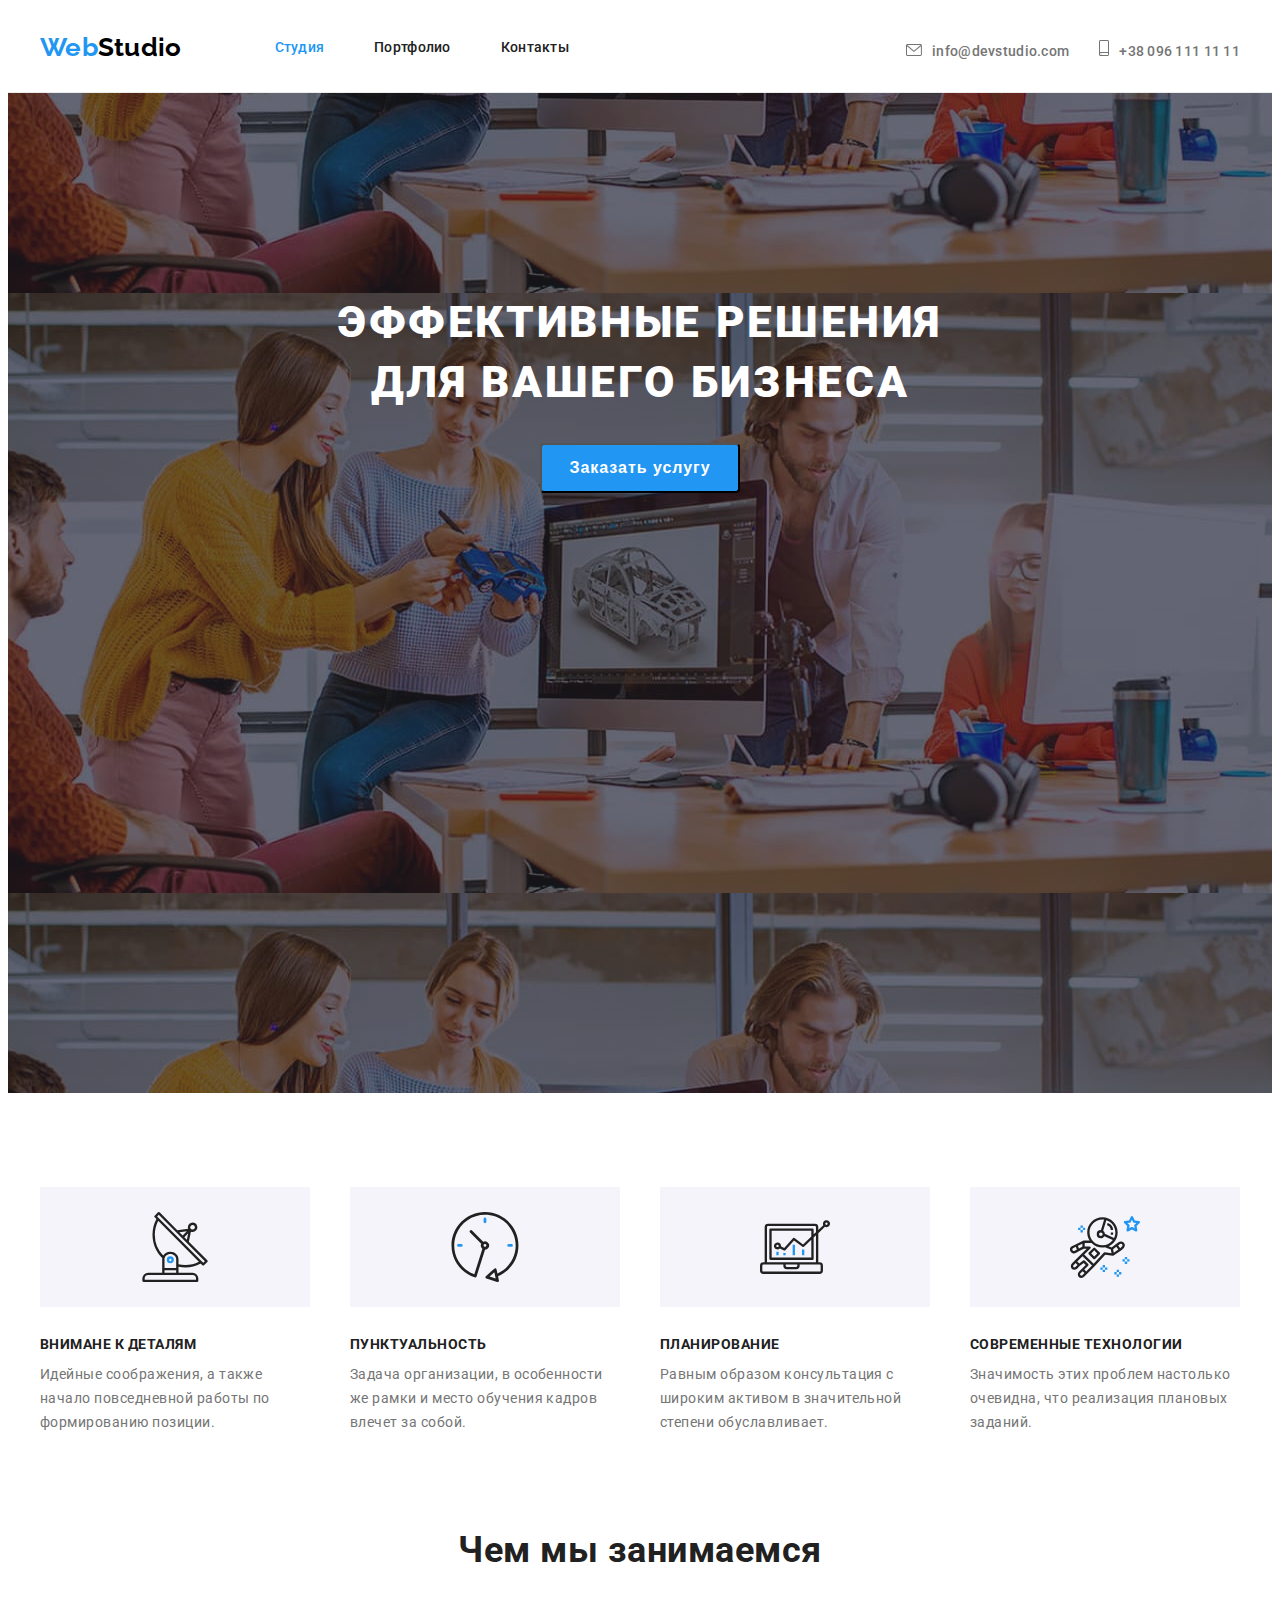
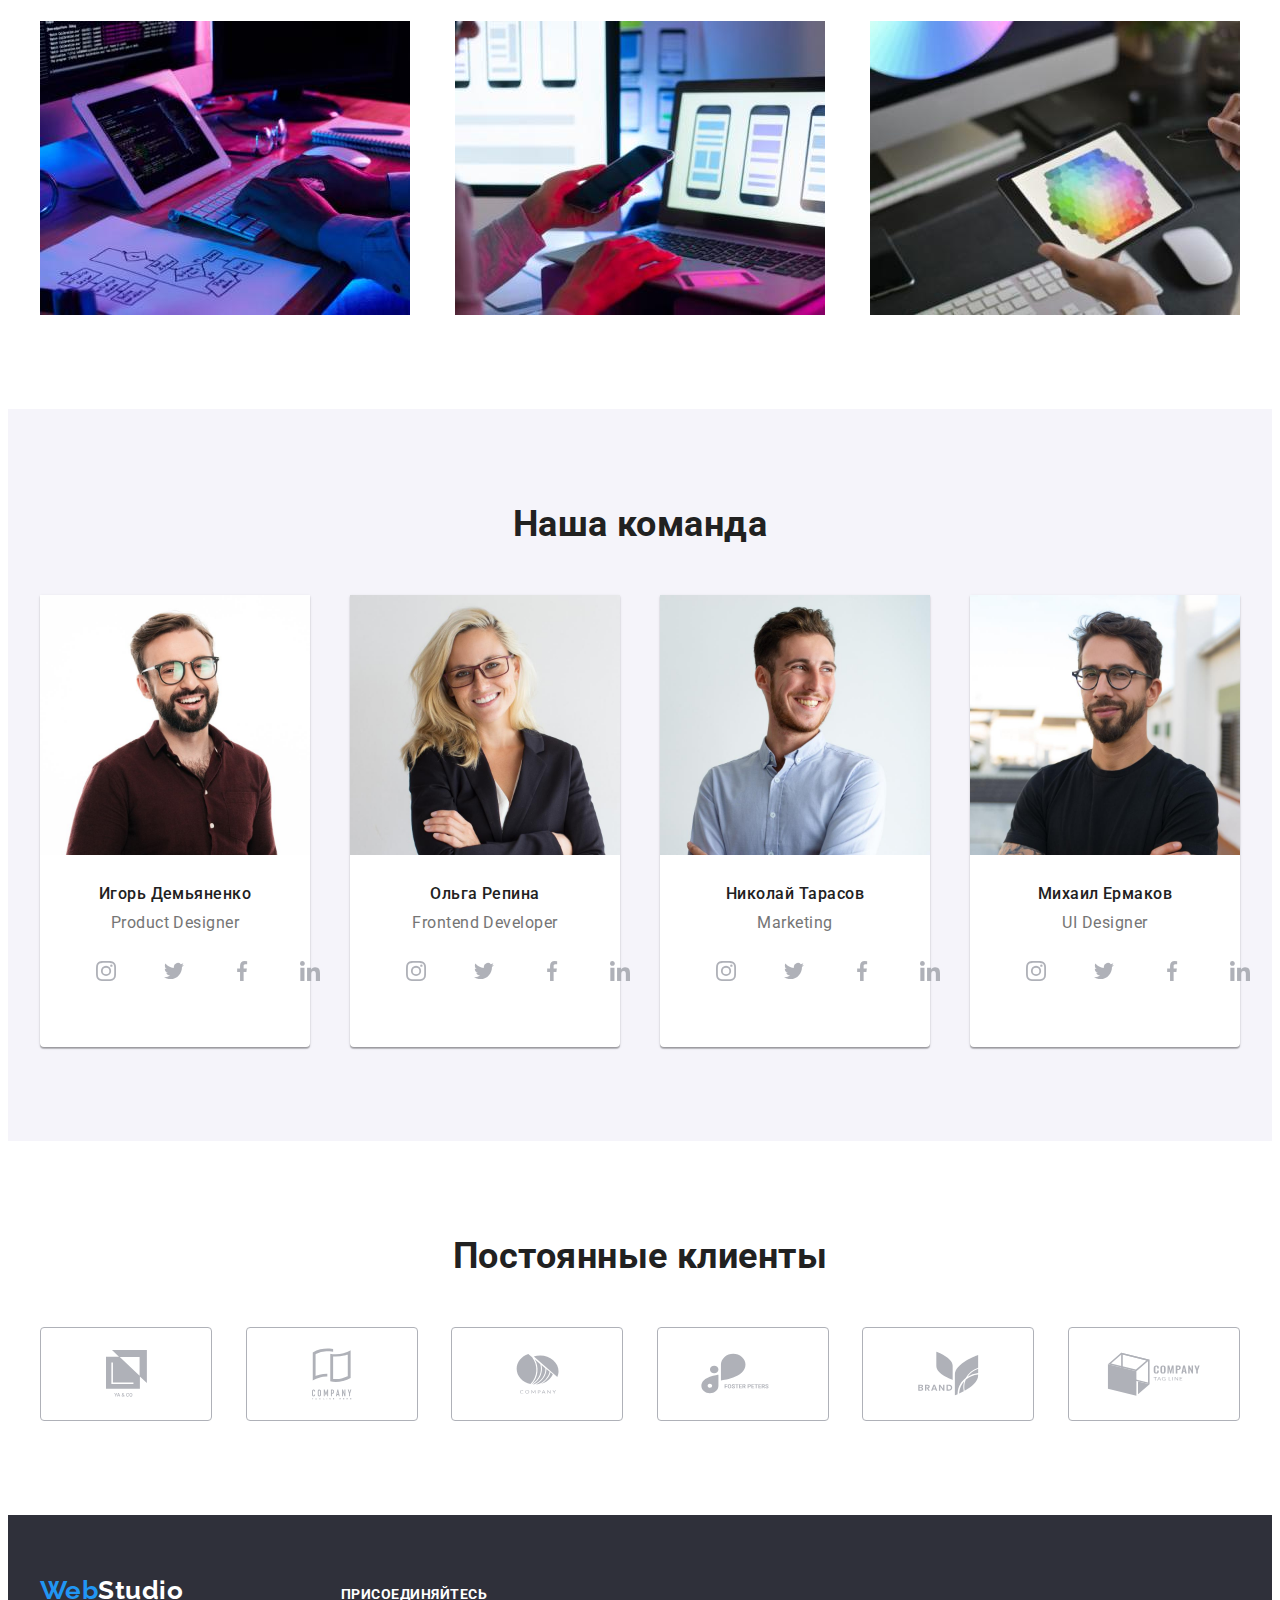
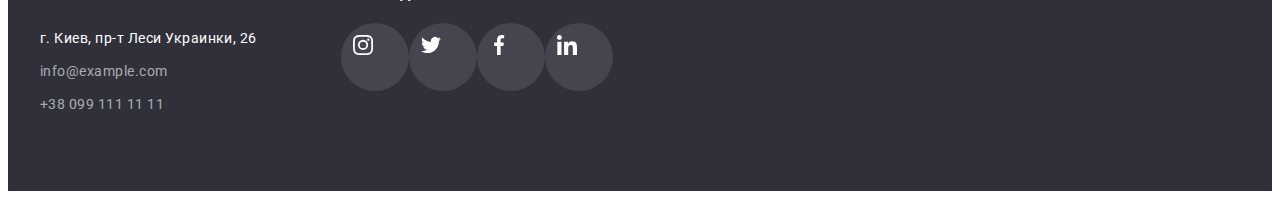
<file: index.html>
<!DOCTYPE html>
<html lang="ru">
<head>
    <meta charset="UTF-8">
    <meta http-equiv="X-UA-Compatible" content="IE=edge">
    <meta name="viewport" content="width=device-width, initial-scale=1.0">
    <title>Студия</title>
    <link href="https://fonts.googleapis.com/css2?family=Raleway:wght@700&family=Roboto:wght@400;500;700;900&display=swap"
        rel="stylesheet">
    <link rel="stylesheet" href="https://cdnjs.cloudflare.com/ajax/libs/modern-normalize/1.1.0/modern-normalize.min.css" integrity="sha512-wpPYUAdjBVSE4KJnH1VR1HeZfpl1ub8YT/NKx4PuQ5NmX2tKuGu6U/JRp5y+Y8XG2tV+wKQpNHVUX03MfMFn9Q==" crossorigin="anonymous" referrerpolicy="no-referrer" />
    <link rel="stylesheet" href="./css/styles.css">
</head>
<body>
        <!--Шапка-->
    <header class="header">
        <div class="container">
            <div class="box">
                <div class="logo-pad-mr">
                    <a href="./index.html" class="logo">Web<span class="second-logo">Studio</span></a>
                </div>
                                
                <nav>
                    <ul class="site-nav">
                        <li class="nav-item"><a href="" class="link current">Студия</a></li>
                        <li class="nav-item"><a href="./portfolio.html" class="link">Портфолио</a></li>
                        <li class="nav-item"><a href="" class="link">Контакты</a></li>
                    </ul>
                </nav>
                
                <ul class="contacts">
                    <li class="contacts-item"><a href="mailto:info@devstudio.com" class="link"><svg class="contact-icons" width="16" height="12">
                            <use href="./images/sprite.svg#icon-mail"></use>
                        </svg>info@devstudio.com</a></li>
                    <li class="contacts-item"><a href="tel:+38 096 111 11 11" class="link"><svg class="contact-icons" width="10" height="16">
                            <use href="./images/sprite.svg#icon-smartphone"></use>
                        </svg>+38 096 111 11 11</a></li>    
                </ul>
            </div>
        </div>
    </header> 
<!--Фон-->
    <main>
        <section class="hero">
            <div class="container">
                <h1 class="hero-title">ЭФФЕКТИВНЫЕ РЕШЕНИЯ ДЛЯ ВАШЕГО БИЗНЕСА</h1>
                <button type="button" class="button">Заказать услугу</button>
            </div>
        </section>
        <!--Описание-->
        <section class="section">
            <div class="container">
                    <ul class="description">
                        <li class="description-items">
                            <div class="bg-description-icons">
                                <svg width="70" height="70">
                                    <use href="./images/sprite.svg#icon-antenna"></use>
                                </svg>
                            </div>
                            <h3 class="title">ВНИМАНЕ К ДЕТАЛЯМ</h3>
                            <p>
                                Идейные соображения, а также начало повседневной работы по формированию позиции.
                            </p>
                        </li>
                        <li class="description-items">
                            <div class="bg-description-icons">
                                <svg width="70" height="70">
                                    <use href="./images/sprite.svg#icon-clock"></use>
                                </svg>
                            </div>
                            <h3 class="title">ПУНКТУАЛЬНОСТЬ</h3>
                            <p>
                                Задача организации, в особенности же рамки и место обучения кадров влечет за собой.</p>
                        </li>
                        <li class="description-items">
                            <div class="bg-description-icons">
                                <svg width="70" height="70">
                                    <use href="./images/sprite.svg#icon-diagram"></use>
                                </svg>
                            </div>
                            <h3 class="title">ПЛАНИРОВАНИЕ</h3>
                            <p>
                                Равным образом консультация с широким активом в значительной степени обуславливает.
                            </p>
                        </li>
                        <li class="description-items">
                            <div class="bg-description-icons">
                                <svg width="70" height="70">
                                    <use href="./images/sprite.svg#icon-astronaut"></use>
                                </svg>
                            </div>
                            <h3 class="title">СОВРЕМЕННЫЕ ТЕХНОЛОГИИ</h3>
                            <p>
                                Значимость этих проблем настолько очевидна, что реализация плановых заданий.
                            </p>
                        </li>
                    </ul>
                </div>
        </section>
        <!--Чем мы занимаемся-->
        <section class="works">
           <div class="container">
                    <h2 class="works-title">Чем мы занимаемся</h2>
                    <ul class="our-works">
                        <li class="works-item">
                            <a href="">
                                <img src="./images/box 1.jpg" alt="разработка по" width="370" />
                            </a>
                        </li>
                        <li class="works-item">
                            <a href="">
                                <img src="./images/box 2.jpg" alt="оформление меню телефона" width="370" />
                            </a>
                        </li>
                        <li class="works-item">
                            <a href="">
                                <img src="./images/box 3.jpg" alt="подбор цветовой гаммы" width="370" />
                            </a>
                        </li>
                    </ul>
            </div>
        </section>
        <!--Наша команда-->
        <section class="team section">
            <div class="container">
                    <h2 class="team-title">Наша команда</h2>
                    <ul class="peoples">
                        <li class="card">
                            <img src="./images/our team/igor demyanenko.jpg" alt="игорь демьяненко" width="270" />
                            <h3 class="peoples-title">Игорь Демьяненко</h3>
                            <p class="profession">Product Designer</p>
                            <ul class="social-networks">
                                    <li>
                                        <a href="" class="social-link"><svg  width="20" height="20">
                                            <use href="./images/sprite.svg#icon-instagram"></use></svg></a>
                                    </li>
                                    <li>
                                        <a href="" class="social-link"><svg  width="20" height="20">
                                            <use href="./images/sprite.svg#icon-twitter"></use>
                                        </svg></a>
                                    </li>
                                    <li>
                                        <a href="" class="social-link"><svg  width="20" height="20">
                                            <use href="./images/sprite.svg#icon-facebook"></use>
                                        </svg></a>
                                    </li>
                                    <li>
                                        <a href="" class="social-link"><svg  width="20" height="20">
                                            <use href="./images/sprite.svg#icon-linkedin"></use>
                                        </svg></a>
                                    </li>    
                            </ul>
                        </li>
                        <li class="card">
                            <img src="./images/our team/olga repina.jpg" alt="ольга репина" width="270" />
                                <h3 class="peoples-title">Ольга Репина</h3>
                                <p class="profession">Frontend Developer</p>
                                <ul class="social-networks">
                                    <li>
                                        <a href="" class="social-link"><svg width="20" height="20">
                                                <use href="./images/sprite.svg#icon-instagram"></use>
                                            </svg></a>
                                    </li>
                                    <li>
                                        <a href="" class="social-link"><svg width="20" height="20">
                                                <use href="./images/sprite.svg#icon-twitter"></use>
                                            </svg></a>
                                    </li>
                                    <li>
                                        <a href="" class="social-link"><svg width="20" height="20">
                                                <use href="./images/sprite.svg#icon-facebook"></use>
                                            </svg></a>
                                    </li>
                                    <li>
                                        <a href="" class="social-link"><svg width="20" height="20">
                                                <use href="./images/sprite.svg#icon-linkedin"></use>
                                            </svg></a>
                                    </li>
                                </ul>
                        </li>
                        <li class="card">
                            <img src="./images/our team/nikolay tarasov.jpg" alt="николай тарасов" width="270" />
                            
                                <h3 class="peoples-title">Николай Тарасов</h3>
                                <p class="profession">Marketing</p>
                                <ul class="social-networks">
                                    <li>
                                        <a href="" class="social-link"><svg width="20" height="20">
                                                <use href="./images/sprite.svg#icon-instagram"></use>
                                            </svg></a>
                                    </li>
                                    <li>
                                        <a href="" class="social-link"><svg width="20" height="20">
                                                <use href="./images/sprite.svg#icon-twitter"></use>
                                            </svg></a>
                                    </li>
                                    <li>
                                        <a href="" class="social-link"><svg width="20" height="20">
                                                <use href="./images/sprite.svg#icon-facebook"></use>
                                            </svg></a>
                                    </li>
                                    <li>
                                        <a href="" class="social-link"><svg width="20" height="20">
                                                <use href="./images/sprite.svg#icon-linkedin"></use>
                                            </svg></a>
                                    </li>
                                </ul>
                            
                        </li>
                        <li class="card">
                            <img src="./images/our team/mikhail yermakov.jpg" alt="михаил ермаков" width="270" />
                                <h3 class="peoples-title">Михаил Ермаков</h3>
                                <p class="profession">UI Designer</p>
                                <ul class="social-networks">
                                    <li>
                                        <a href="" class="social-link"><svg width="20" height="20">
                                                <use href="./images/sprite.svg#icon-instagram"></use>
                                            </svg></a>
                                    </li>
                                    <li>
                                        <a href="" class="social-link"><svg width="20" height="20">
                                                <use href="./images/sprite.svg#icon-twitter"></use>
                                            </svg></a>
                                    </li>
                                    <li>
                                        <a href="" class="social-link"><svg width="20" height="20">
                                                <use href="./images/sprite.svg#icon-facebook"></use>
                                            </svg></a>
                                    </li>
                                    <li>
                                        <a href="" class="social-link"><svg width="20" height="20">
                                                <use href="./images/sprite.svg#icon-linkedin"></use>
                                            </svg></a>
                                    </li>
                                </ul>
                            
                        </li>
                    </ul>    
            </div>
        </section>
        <!--Постоянные клиенты-->
        <section class="section">
            <div class="container">
                <h2 class="company-title">Постоянные клиенты</h2>
                <ul class="company-list">
                    <li>
                        <a href="" class="company-link"><svg  width="41" height="47"><use href="./images/sprite.svg#icon-Union"></use></svg>
                        </a>
                    </li>
                    <li>
                        <a href="" class="company-link"><svg width="40" height="52">
                                <use href="./images/sprite.svg#icon-tagline-here"></use>
                            </svg>
                        </a>
                    </li>
                    <li>
                        <a href="" class="company-link"><svg width="43" height="41">
                                <use href="./images/sprite.svg#icon-company"></use>
                            </svg>
                        </a>
                    </li>
                    <li>
                        <a href="" class="company-link"><svg width="84" height="41">
                                <use href="./images/sprite.svg#icon-foster-peters"></use>
                            </svg>
                        </a>
                    </li>
                    <li>
                        <a href="" class="company-link"><svg width="63" height="45">
                                <use href="./images/sprite.svg#icon-brand"></use>
                            </svg>
                        </a>
                    </li>
                    <li>
                        <a href="" class="company-link"><svg width="94" height="44">
                                <use href="./images/sprite.svg#icon-tag-line"></use>
                            </svg>
                        </a>
                    </li>
                </ul>
            </div>
        </section>
    </main>

<!--Футер-->
    <footer class="footer">
        <div class="container">
            <div class="footer-flex">
                <div>
                    <div class="logo-dn">
                        <a href="./index.html" class="logo">Web<span class="second-bottom-logo">Studio</span></a>
                    </div>
                    <address class="address">
                        <ul>
                            <li class="address-dn"><a href="г. Киев, пр-т Леси Украинки, 26" class="link">г. Киев, пр-т Леси Украинки,
                                    26</br></a></li>
                            <li class="address-dn"><a href="mailto:info@devstudio.com" class="link-contacts">info@example.com</br></a>
                            </li>
                            <li class="address-dn"><a href="tel:+38 096 111 11 11" class="link-contacts">+38 099 111 11 11</a></li>
                        </ul>
                    </address>
                </div>
                <div class="join">
                    <h3 class="join-title">ПРИСОЕДИНЯЙТЕСЬ</h3>
                    <ul class="social-networks-footer">
                        <li>
                            <a href="" class="social-link-footer"><svg width="20" height="20">
                                    <use href="./images/sprite.svg#icon-instagram"></use>
                                </svg></a>
                        </li>
                        <li>
                            <a href="" class="social-link-footer"><svg width="20" height="20">
                                    <use href="./images/sprite.svg#icon-twitter"></use>
                                </svg></a>
                        </li>
                        <li>
                            <a href="" class="social-link-footer"><svg  width="20" height="20">
                                    <use href="./images/sprite.svg#icon-facebook"></use>
                                </svg></a>
                        </li>
                        <li>
                            <a href="" class="social-link-footer"><svg  width="20" height="20">
                                    <use href="./images/sprite.svg#icon-linkedin"></use>
                                </svg></a>
                        </li>
                    </ul>
                </div>
            </div>
        </div>
    </footer>
</body>
</html>
</file>
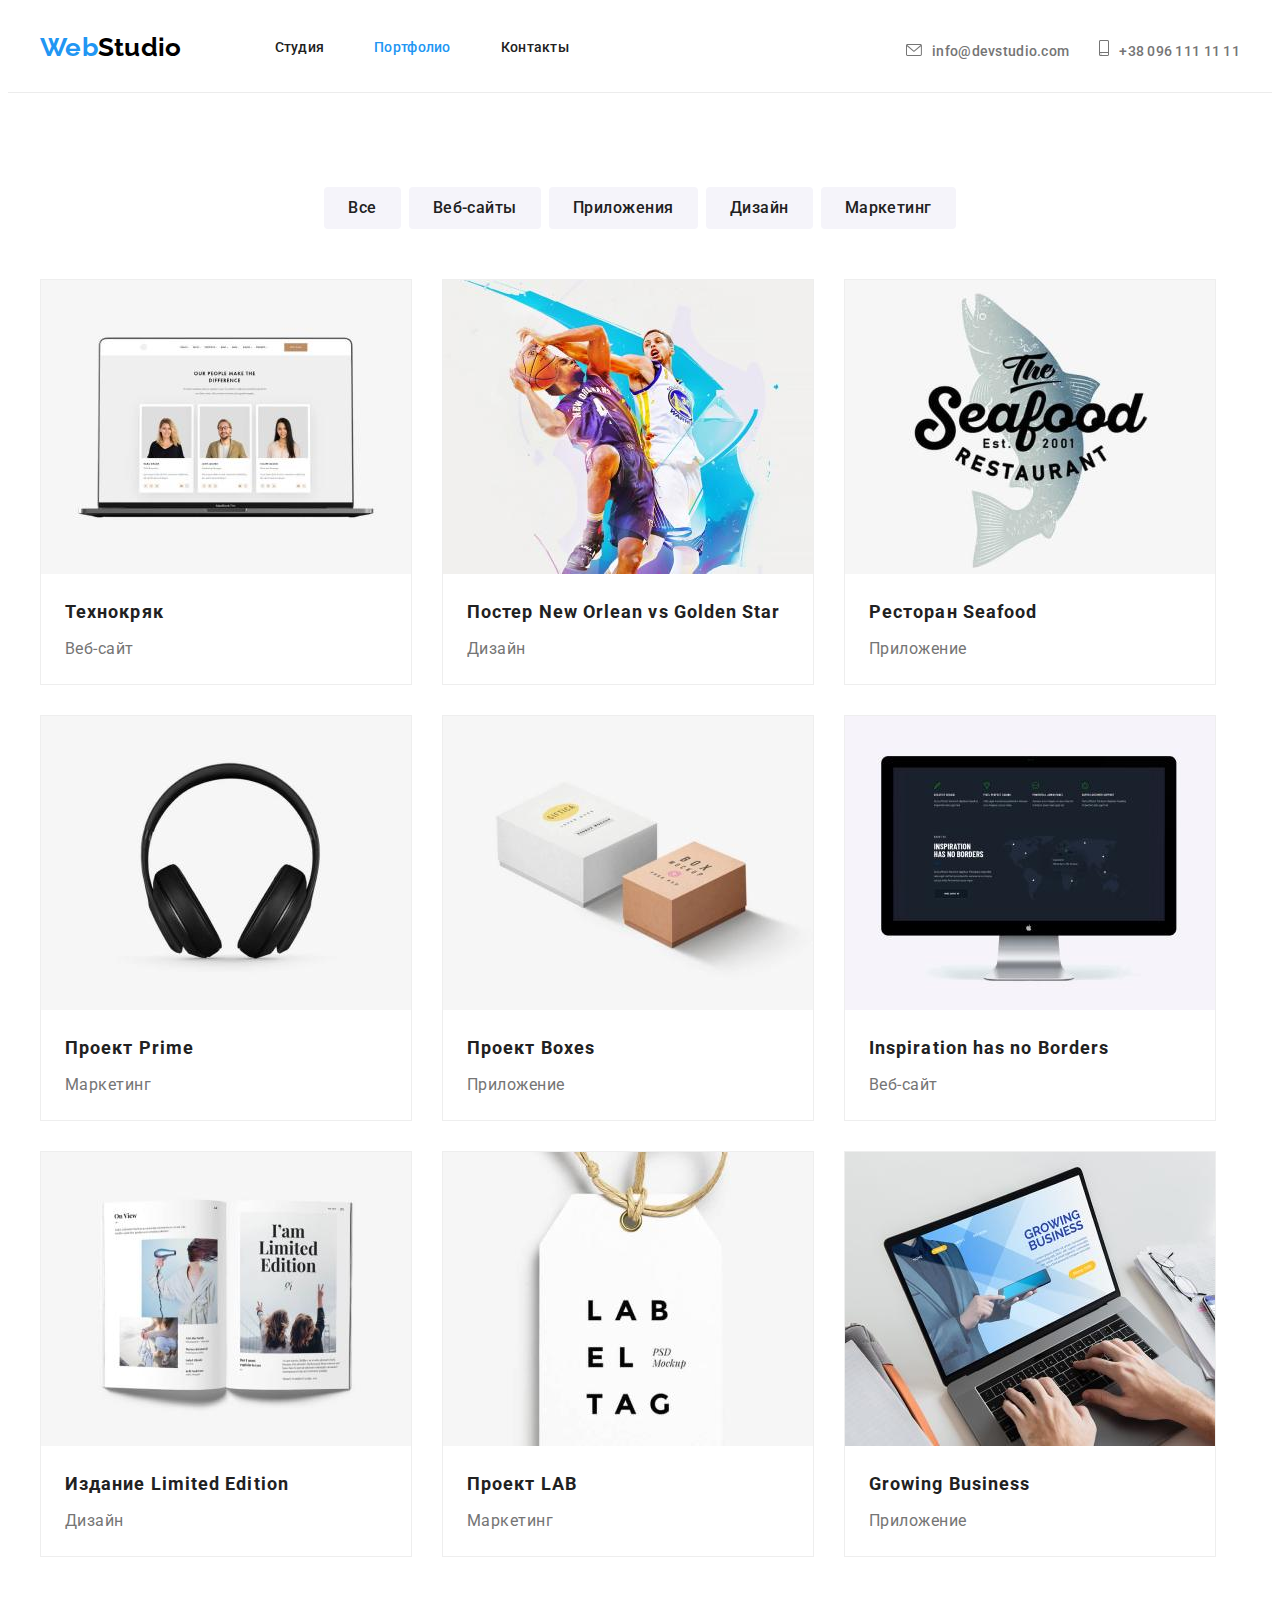
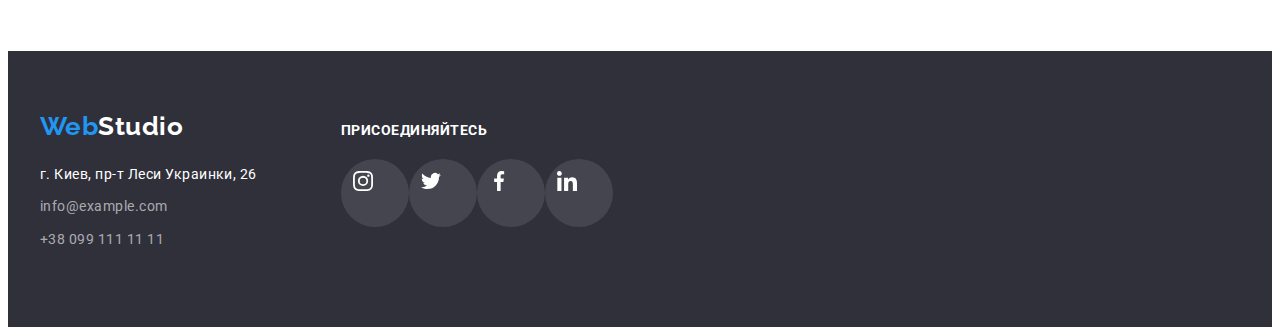
<file: portfolio.html>
<!DOCTYPE html>
<html lang="ru">
<head>
    <meta charset="UTF-8">
    <meta http-equiv="X-UA-Compatible" content="IE=edge">
    <meta name="viewport" content="width=device-width, initial-scale=1.0">
    <title>Портфолио</title>
    <link href="https://fonts.googleapis.com/css2?family=Raleway:wght@700&family=Roboto:wght@400;500;700;900&display=swap"
        rel="stylesheet">
    <link rel="stylesheet" href="https://cdnjs.cloudflare.com/ajax/libs/modern-normalize/1.1.0/modern-normalize.min.css"
        integrity="sha512-wpPYUAdjBVSE4KJnH1VR1HeZfpl1ub8YT/NKx4PuQ5NmX2tKuGu6U/JRp5y+Y8XG2tV+wKQpNHVUX03MfMFn9Q=="
        crossorigin="anonymous" referrerpolicy="no-referrer" />
    <link rel="stylesheet" href="css/styles.css">
    </head>
<body>
    <!--Шапка-->
    <header class="header">
        <div class="container">
            <div class="box">

                <div class="logo-pad-mr">
                    <a href="./index.html" class="logo">Web<span class="second-logo">Studio</span></a>
                </div>

                <nav>
                    <ul class="site-nav">
                        <li class="nav-item"><a href="./index.html" class="link">Студия</a></li>
                        <li class="nav-item"><a href="./portfolio.html" class="link current">Портфолио</a></li>
                        <li class="nav-item"><a href="" class="link">Контакты</a></li>
                    </ul>
                </nav>
            
                <ul class="contacts">
                    <li class="contacts-item"><a href="mailto:info@devstudio.com" class="link"><svg class="contact-icons" width="16"
                                height="12">
                                <use href="./images/sprite.svg#icon-mail"></use>
                            </svg>info@devstudio.com</a></li>
                    <li class="contacts-item"><a href="tel:+38 096 111 11 11" class="link"><svg class="contact-icons" width="10"
                                height="16">
                                <use href="./images/sprite.svg#icon-smartphone"></use>
                            </svg>+38 096 111 11 11</a></li>
                </ul>
            </div>
        </div>
    </header>
    <!--наши проекты-->
    <main>
        <section class="section">
            <div class="container">
                    <h1 class="conditional-title">Наши проекты</h1>
                    <!--фильтр-->
                    <ul class="filter">
                        <li class="filter-item"><button type="button" class="portfolio-button">Все</button>
                        <li class="filter-item"><button type="button" class="portfolio-button">Веб-сайты</button>
                        <li class="filter-item"><button type="button" class="portfolio-button">Приложения</button>
                        <li class="filter-item"><button type="button" class="portfolio-button">Дизайн</button>
                        <li class="filter-item"><button type="button" class="portfolio-button">Маркетинг</button>
                    </ul>
                    <!--меню-->
                    <ul class="content-card">
                        <li class="services">
                            <a>
                                <img src="./images/portfolio/Technokryak.jpg" alt="" width="">
                                <div class="services-content">
                                    <h2 class="services-title">Технокряк</h2>
                                    <p>Веб-сайт</p>
                                </div>
                            </a>
                        </li>
                        <li class="services">
                            <a>
                                <img src="./images/portfolio/New Orlean vs Golden Star poster.jpg" alt="" width="">
                                <div class="services-content">
                                    <h2 class="services-title">Постер New Orlean vs Golden Star</h2>
                                    <p>Дизайн</p>
                                </div>
                            </a>
                        </li>

                        <li class="services">
                            <a>
                                <img src="./images/portfolio/Seafood Restaurant.jpg" alt="" width="">
                                <div class="services-content">
                                    <h2 class="services-title">Ресторан Seafood</h2>
                                    <p>Приложение</p>
                                </div>
                            </a>
                        </li>
                        <li class="services">
                            <a>
                                <img src="./images/portfolio/Prime Project.jpg" alt="" width="">
                               <div class="services-content">
                                    <h2 class="services-title">Проект Prime</h2>
                                    <p>Маркетинг</p>
                               </div>
                            </a>
                        </li>
                        <li class="services">
                            <a>
                                <img src="./images/portfolio/Boxes project.jpg" alt="" width="">
                                <div class="services-content">
                                    <h2 class="services-title">Проект Boxes</h2>
                                    <p>Приложение</p>
                                </div>
                            </a>
                        </li>
                        <li class="services">
                            <a>
                                <img src="./images/portfolio/Inspiration has no Borders.jpg" alt="" width="">
                                <div class="services-content">
                                    <h2 class="services-title">Inspiration has no Borders</h2>
                                    <p>Веб-сайт</p>
                                </div>
                            </a>
                        </li>
                        <li class="services">
                            <a>
                                <img src="./images/portfolio/Limited Edition.jpg" alt="" width="">
                                <div class="services-content">
                                    <h2 class="services-title">Издание Limited Edition</h2>
                                    <p>Дизайн</p>
                                </div>
                            </a>
                        </li>
                        <li class="services">
                            <a>
                                <img src="./images/portfolio/LAB project.jpg" alt="" width="">
                                <div class="services-content">
                                    <h2 class="services-title">Проект LAB</h2>
                                    <p>Маркетинг</p>
                                </div>
                            </a>
                        </li>
                        <li class="services">
                            <a>
                                <img src="./images/portfolio/Growing Business.jpg" alt="" width="">
                                <div class="services-content">
                                    <h2 class="services-title">Growing Business</h2>
                                    <p>Приложение</p>
                                </div>
                            </a>
                        </li>
                    </ul>
            </div>
        </section>
    </main>
 <!--Футер-->  
    <footer class="footer">
        <div class="container">
                <div class="footer-flex">
                    <div>
                        <div class="logo-dn">
                            <a href="./index.html" class="logo">Web<span class="second-bottom-logo">Studio</span></a>
                        </div>
                        <address class="address">
                            <ul>
                                <li class="address-dn"><a href="г. Киев, пр-т Леси Украинки, 26" class="link">г. Киев, пр-т Леси
                                        Украинки,
                                        26</br></a></li>
                                <li class="address-dn"><a href="mailto:info@devstudio.com"
                                        class="link-contacts">info@example.com</br></a>
                                </li>
                                <li class="address-dn"><a href="tel:+38 096 111 11 11" class="link-contacts">+38 099 111 11 11</a></li>
                            </ul>
                        </address>
                    </div>
                    <div class="join">
                        <h3 class="join-title">ПРИСОЕДИНЯЙТЕСЬ</h3>
                        <ul class="social-networks-footer">
                            <li>
                                <a href="" class="social-link-footer"><svg width="20" height="20">
                                        <use href="./images/sprite.svg#icon-instagram"></use>
                                    </svg></a>
                            </li>
                            <li>
                                <a href="" class="social-link-footer"><svg width="20" height="20">
                                        <use href="./images/sprite.svg#icon-twitter"></use>
                                    </svg></a>
                            </li>
                            <li>
                                <a href="" class="social-link-footer"><svg width="20" height="20">
                                        <use href="./images/sprite.svg#icon-facebook"></use>
                                    </svg></a>
                            </li>
                            <li>
                                <a href="" class="social-link-footer"><svg width="20" height="20">
                                        <use href="./images/sprite.svg#icon-linkedin"></use>
                                    </svg></a>
                            </li>
                        </ul>
                    </div>
                </div>
        </div>
    </footer>
</body>
</html>
</file>
<file: css/styles.css>
:root {
  --primary-text-color: #757575;
  --second-text-coor: #212121;
  --accent-hover-color: #2196f3;
  --primery-white-color: #ffffff;
}

/* скидає відступи */

h1,
h2,
h3,
h4,
h5,
h6,
p,
ul {
  margin: 0;
}

/* прибирає крапки з лівого боку
 прибирає лівий падінг від браузера*/

ul {
  list-style: none;
  padding-inline-start: 0;
}

/* container */

.container {
  align-items: center;
  padding: 0 15px;
  width: 1200px;
  margin: 0 auto;
  /* outline: 2px solid olivedrab; */
}

body {
  background-color: var(--primery-white-color);
  color: var(--primary-text-color);
  font-family: Roboto, sans-serif;
  letter-spacing: 0.03em;
}

/* хедер */

.header {
  background-color: #2F303A;
  margin-left: auto;
  margin-right: auto;
  background-color: var(--primery-white-color);
  border-bottom: 1px solid #ECECEC;
  font-weight: 500;
  font-size: 14px;
  line-height: 1.14;
  letter-spacing: 0.02em;
}

.box {
  display: flex;
}

.logo-pad-mr{
margin-right: 93px;
padding-top: 24px;
padding-bottom: 25px;
}

.logo {
  color: var(--accent-hover-color);
  font-family: Raleway, sans-serif;
  font-weight: bold;
  font-size: 26px;
  line-height: 1.2;
  text-decoration: none;
}

.second-logo {
  color: #000000;
}

/* site-nav */

.site-nav {
  display: flex;
 }

.nav-item{
  padding: 32px 0;
}

.nav-item:not(:last-child) {
  margin-right: 50px;
}

.site-nav .link {
  color: var(--second-text-coor);
  font-weight: 500;
  font-size: 14px;
  line-height: 1.14;
  letter-spacing: 0.02em;
  text-decoration: none;
}
.site-nav .link:hover,
.site-nav .link:focus {
  color: var(--accent-hover-color);
}

.site-nav .link.current {
  color: var(--accent-hover-color);
}

/* contacts */



.contacts {
  display: flex;
  align-items: baseline;
  margin-left: auto;
}

.contacts-item{
padding: 32px 0;
}

.contacts-item:not(:last-child) {
  margin-right: 30px;
}

.contacts .link {
  color: var(--primary-text-color);
  fill: #757575;
  font-weight: 500;
  font-size: 14px;
  line-height: 1.14;
  letter-spacing: 0.02em;
  text-decoration: none;
}

.contacts-item .link:hover,
.contacts-item .link:focus {
  color: var(--accent-hover-color);
}

.contacts-item .link:hover,
.contacts-item .link:focus{
fill: var(--accent-hover-color);
}

.contact-icons {
  margin-right: 10px;
}

/* hero */

.hero {
  background-color: #2F303A;
  padding: 200px 0;
  background-image: linear-gradient(rgba(47, 48, 58, 0.4),rgba(47, 48, 58, 0.4)), url(../images/hero.jpg);
  max-width: 1600px;
  height: 600px;
  margin-left: auto;
  margin-right: auto;
  background-position: center;
}

.hero-title {
  display: block;
  margin-left: auto;
  margin-right: auto;
  width: 696px;
  color: var(--primery-white-color);
  font-weight: 900;
  font-size: 44px;
  line-height: 1.36;
  text-align: center;
  letter-spacing: 0.06em;
}

/* button */

.button {
  margin-top: 30px;
  display: block;
  margin-left: auto;
  margin-right: auto;
  width: 200px;
  height: 50px;
  border-radius: 4px;
  cursor: pointer;
  color: var(--primery-white-color);
  background-color: var(--accent-hover-color);
  font-weight: bold;
  font-size: 16px;
  line-height: 1.87;
  letter-spacing: 0.06em;
}

/* section */

.section {
  margin-left: auto;
  margin-right: auto;
  background-color: var(--primery-white-color);
  padding: 94px 0;
}


/* description */

.description {
  display: flex;
  justify-content: space-between;
  color: var(--primary-text-color);
  font-size: 14px;
  line-height: 1.71;
}

.description-items {
  width: 270px;
}

.bg-description-icons{
  display: flex;
  justify-content: center;
  align-items: center;
  background-color: #F5F4FA;
  height: 120px;
  margin-bottom: 30px; 
}


.description .title {
  margin-bottom: 10px;
  color: var(--second-text-coor);
  font-weight: bold;
  font-size: 14px;
  line-height: 1.14;
}

/* чем мы занимаемся */

.works{
  padding-bottom: 94px;
}

.works-title {
  display: block;
  margin-bottom: 50px;
  color: var(--second-text-coor);
  font-weight: bold;
  font-size: 36px;
  line-height: 1.17;
  text-align: center;
}

.our-works {
  justify-content: space-between;
  display: flex;
  padding: 0;
}
.works-item {
  width: 370px;
  display: block;
  margin: 0;
}

img {
  display: block;
  max-width: 100%;
}

/* Our team */

.team {
  color: var(--primary-text-color);
  background-color: #f5f4fa;
  font-size: 16px;
  line-height: 1.18;
}

.team-title {
  display: block;
  text-align: center;
  margin-bottom: 50px;
  color: var(--second-text-coor);
  font-weight: 700;
  font-size: 36px;
  line-height: 1.17;
}

.peoples {
  display: flex;
  justify-content: space-between;
  padding: 0;
}

.card {
  width: 270px;
  text-align: center;
  background-color: var(--primery-white-color);
  padding-bottom: 30px;
  border-radius: 0px 0px 4px 4px;
  box-shadow: 0px 1px 3px rgba(0, 0, 0, 0.12),
  0px 1px 1px rgba(0, 0, 0, 0.14),
  0px 2px 1px rgba(0, 0, 0, 0.2);
  /* outline: 2px solid blue; */
}


.peoples-title {
  color: var(--second-text-coor);
  margin-top: 30px;
  font-weight: 500;
  font-size: 16px;
  line-height: 1.18;
  text-align: center;
}
.profession{
  margin-top: 10px;
}

.social-networks {
/* outline: 2px solid blue;  */
display: flex;
margin-top: 16px;
margin-right: auto;
margin-left: auto;
justify-content: space-between;
width: 206px;
}

.social-link {
  border-radius: 50%;
  padding: 12px;
  display: block;
  width: 44px;
  height: 44px;
  /* outline: 2px solid red; */
  fill: #AFB1B8;
}

.social-link:hover,
.social-link:focus {
  background-color: var(--accent-hover-color);
  fill: var(--primery-white-color);
}

/* постоянные клиенты */

.company-title{
  font-weight: bold;
  font-size: 36px;
  line-height: 1.17;
  text-align: center;
  color: var(--second-text-coor);
  margin-bottom: 50px;
}

.company-list{
  display: flex;
  justify-content: space-between;
 }

.company-link{
  display: flex;
  justify-content: center;
  align-items: center;
  width: 170px;
  height: 92px;
  fill: #AFB1B8;
  border: 1px solid #AFB1B8;
  border-radius: 4px;
}

.company-link:hover,
.company-link:focus{
  fill: var(--accent-hover-color);
  border: 1px solid var(--accent-hover-color);
}

/* footer */

.footer {
  background-color: #2F303A;
  margin-left: auto;
  margin-right: auto;
  padding: 60px 0;
  font-size: 14px;
  line-height: 1.71;
}

.footer-flex{
  display: flex;
}

.logo-dn {
  width: 145px;
}

.second-bottom-logo {
  color: var(--primery-white-color);
} 

.address {
  width: 231px;
  margin-top: 20px;
  padding: 0;
}

.address-dn:not(:last-child) {
  margin-bottom: 9px;
}

.address .link {
  color: var(--primery-white-color);
  text-decoration: none;
  font-style: normal;
}

.address .link-contacts {
  color: rgba(255, 255, 255, 0.6);
  text-decoration: none;
  font-style: normal;
}

.address .link-contacts:hover,
.address .link:focus {
  color: var(--accent-hover-color);
}

.join{
  width: 206px;
  margin-left: 70px;
  padding-top: 12px;
  padding-bottom: 40px;
}

.join-title{
  font-weight: bold;
  font-size: 14px;
  line-height: 1.14;
  color: var(--primery-white-color);
  margin-bottom: 20px;
}

.social-networks-footer{
  display: flex;
  justify-content: space-between;
}

.social-link-footer{
  display: block;
  width: 44px;
  height: 44px;
  border-radius: 50%;
  background-color: rgba(255, 255, 255, 0.1);
  padding: 12px;
  fill:var(--primery-white-color);
}

.social-link-footer:hover,
.social-link-footer:focus{
  background-color: var(--accent-hover-color);
}

/* основний колір тексту #757575 */
/* другорядний колір тексту #212121 */

/* ховер/акцент колір #2196F3 */

/* білий #FFFFFF */

/* текст футера rgba(255, 255, 255, 0.6); */

/* колір фону #E5E5E5 */
/* вторинний колір фону #F5F4FA */

/* шрифти */
/* Raleway 700, Roboto 400, 500, 700, 900 */

/*-= сторінка портфоліо =-*/

/*фильтр, кнопки портфолио*/

.conditional-title {
  display: none;
}

.filter {
  display: flex;
  padding-left: 0;
  margin-bottom: 50px;
  justify-content: center;
  /* outline: 2px solid orange; */
}

.filter-item:not(:last-child) {
  margin-right: 8px;
}

.portfolio-button {
  padding: 6px 22px;
  border: 2px solid transparent;
  border-radius: 4px;
  cursor: pointer;
  color: var(--second-text-coor);
  background-color: #f5f4fa;
  font-family: Roboto, sans-serif;
  font-weight: 500;
  font-size: 16px;
  line-height: 1.62;
  letter-spacing: 0.03em;
}

.portfolio-button:hover,
.portfolio-button:focus {
  color: var(--primery-white-color);
  background-color: var(--accent-hover-color);
  box-shadow: 0px 3px 1px rgba(0, 0, 0, 0.1),
  0px 1px 2px rgba(0, 0, 0, 0.08),
  0px 2px 2px rgba(0, 0, 0, 0.12);
}

/* меню */

.content-card {
  display: flex;
  flex-wrap: wrap;
  padding-left: 0;
}

.services {
  width: 370px;
  margin-right: 30px;
  margin-bottom: 30px;
  border: 1px solid #EEEEEE;
  color: var(--primary-text-color);
  background-color: var(--primery-white-color);
}

.services:hover,
.services:focus{
  box-shadow: 0px 1px 1px rgba(0, 0, 0, 0.12),
  0px 4px 4px rgba(0, 0, 0, 0.06),
  1px 4px 6px rgba(0, 0, 0, 0.16);
}

.services:nth-child(3n) {
  margin-right: 0;
}

.services:nth-last-child(-n + 3) {
  margin-bottom: 0;
}

.services-content {
  padding: 20px 24px;
  font-family: 'Roboto';
  font-weight: 400;
  font-size: 16px;
  line-height: 1.87;
  letter-spacing: 0.03em;
}

.services-title {
  margin-bottom: 4px;
  color: var(--second-text-coor);
  font-weight: bold;
  font-size: 18px;
  line-height: 2;
  letter-spacing: 0.06em;
}
</file>
